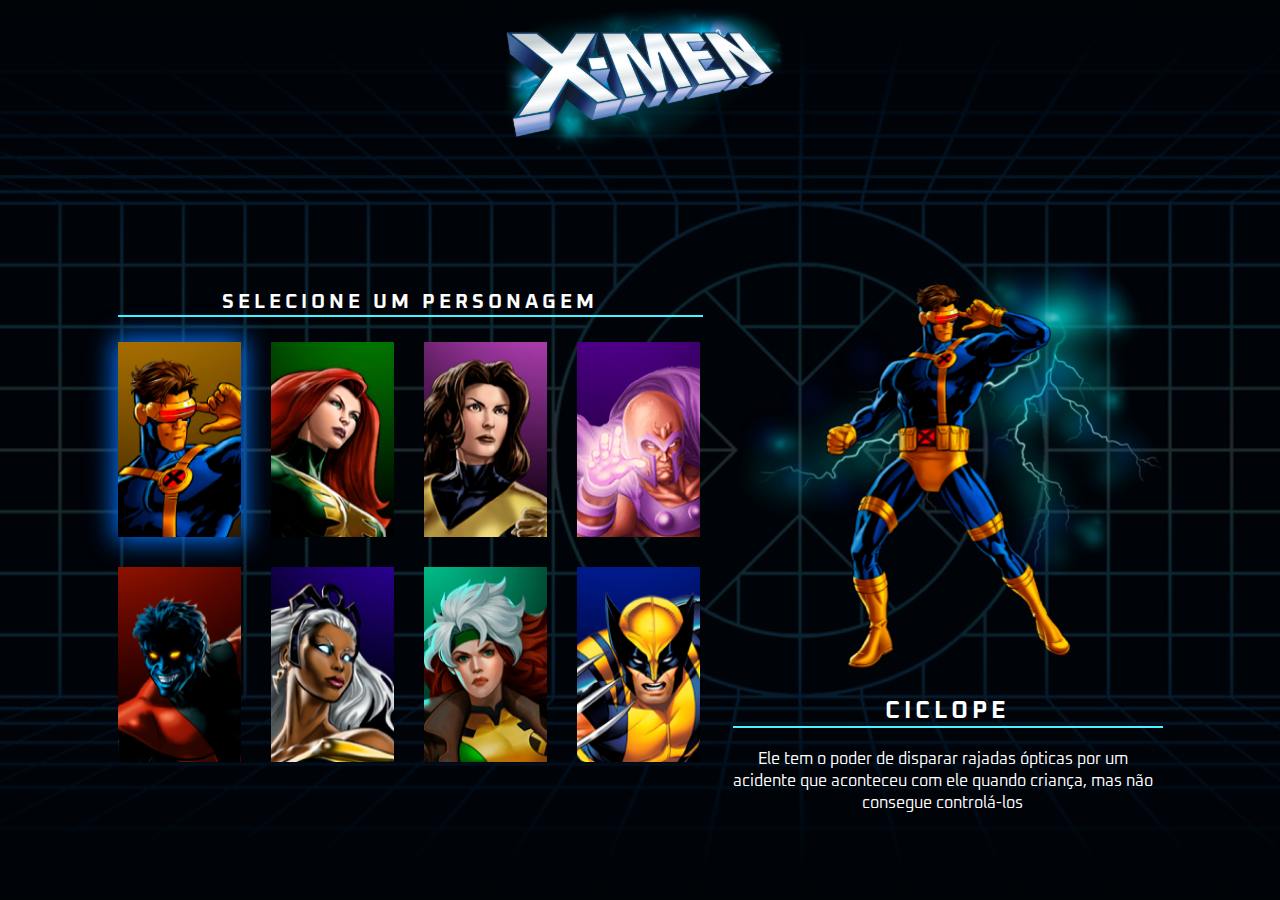
<file: index.html>
<!DOCTYPE html>
<html lang="pt-br">
<head>
    <meta charset="UTF-8">
    <meta name="viewport" content="width=device-width, initial-scale=1.0">
    <title>Projeto X-men</title>

    <link rel="preconnect" href="https://fonts.googleapis.com">
<link rel="preconnect" href="https://fonts.gstatic.com" crossorigin>
<link href="https://fonts.googleapis.com/css2?family=Oxanium:wght@300;400&display=swap" rel="stylesheet">

<link rel="stylesheet" href="./src/css/reset.css">

<link rel="stylesheet" href="./src/css/estilos.css">

<link rel="stylesheet" href="./src/css/responsivo.css">

</head>
<body>
    <header class="cabecalho">
        <img class="logo" src="src/imagens/imagens/logo.svg" alt="Logo X-men">
    </header>

    <main class="selecao-de-personagens">
      
        <section class="Personagens">
            <h1 class="titulo">Selecione um personagem</h1>

            <ul class="lista-de-personagens">
                <li class="personagem selecionado" id="ciclope" data-name="Ciclope" data-description="Ele tem o poder de disparar rajadas ópticas por um acidente que aconteceu com ele quando criança, mas não consegue controlá-los">
                    <img src="src/imagens/imagens/card-ciclope.jpg" alt="Ciclope">
                </li>

                  <li class="personagem" id="jean-grey" data-name="Jean Grey" data-description="Jean Grey é uma mutante nível ômega e o principal avatar da Força Fênix, no qual manifesta poderes cósmicos. A telepatia e telecinese">
                    <img src="src/imagens/imagens/card-jean-grey.jpg" alt="Jean Grey">
                </li>

                  <li class="personagem" id="lince-negra" data-name="Lince Negra" data-description="Ela tem o poder de atravessar matéria sólida,campos de energia,rajadas ópticas, continuando intacta,e também tem o poder de andar no ar">
                    <img src="src/imagens/imagens/card-lince-negra.jpg" alt="Lince Negra">
                </li>

                  <li class="personagem" id="magneto" data-name="Magneto" data-description="Ele tem o poder de magnetocinese, ou seja, controlar objetos de metal e criar campos magnéticos">
                    <img src="src/imagens/imagens/card-magneto.jpg" alt="Magneto">
                </li>

                  <li class="personagem" id="noturno" data-name="Noturno" data-description="Ele é um mutante que nasceu com cauda, orelhas pontudas e com o poder de se Teletransportar">
                    <img src="src/imagens/imagens/card-noturno.jpg" alt="Noturno">
                </li>

                  <li class="personagem" id="tempestade" data-name="Tempestade" data-description="Tem o poder de controlar as forças da natureza, muito poderosa ela pode produzir raios, chuvas, gelos, ventos, neblina, entre outros efeitos">
                    <img src="src/imagens/imagens/card-tempestade.jpg" alt="Tempestade">
                </li>

                  <li class="personagem" id="vampira" data-name="Vampira" data-description="Ela tem o poder de absorver a vitalidade e memória das pessoas que toca ou no caso dos mutantes os poderes e a memória, mas só temporariamente">
                    <img src="src/imagens/imagens/card-vampira.jpg" alt="Vampira">
                </li>
                
                <li class="personagem" id="wolverine" data-name="Wolverine" data-description="Poderes. Garras Metálicas. Fator de Cura Regenerativo, Super Agilidade.">
                    <img src="src/imagens/imagens/card-wolverine.jpg" alt="Wolverine">
                </li>
            </ul>

        </section>
        <section class="personagem-selecionado">
            <img class="personagem-grande" src="src/imagens/imagens/card-ciclope.png" alt="Personagem Selecionado">
            <h2 class="nome-do-personagem" id="nome-personagem">Ciclope</h2>
            <p class="descricao-de-personagem" id="descricao-personagem">
              Ele tem o poder de disparar rajadas ópticas por um acidente que aconteceu com ele quando criança, mas não consegue controlá-los
            </p>

        </section>
    </main>
    <script src="./src/js/index.js"></script>
</body>
</html>
</file>
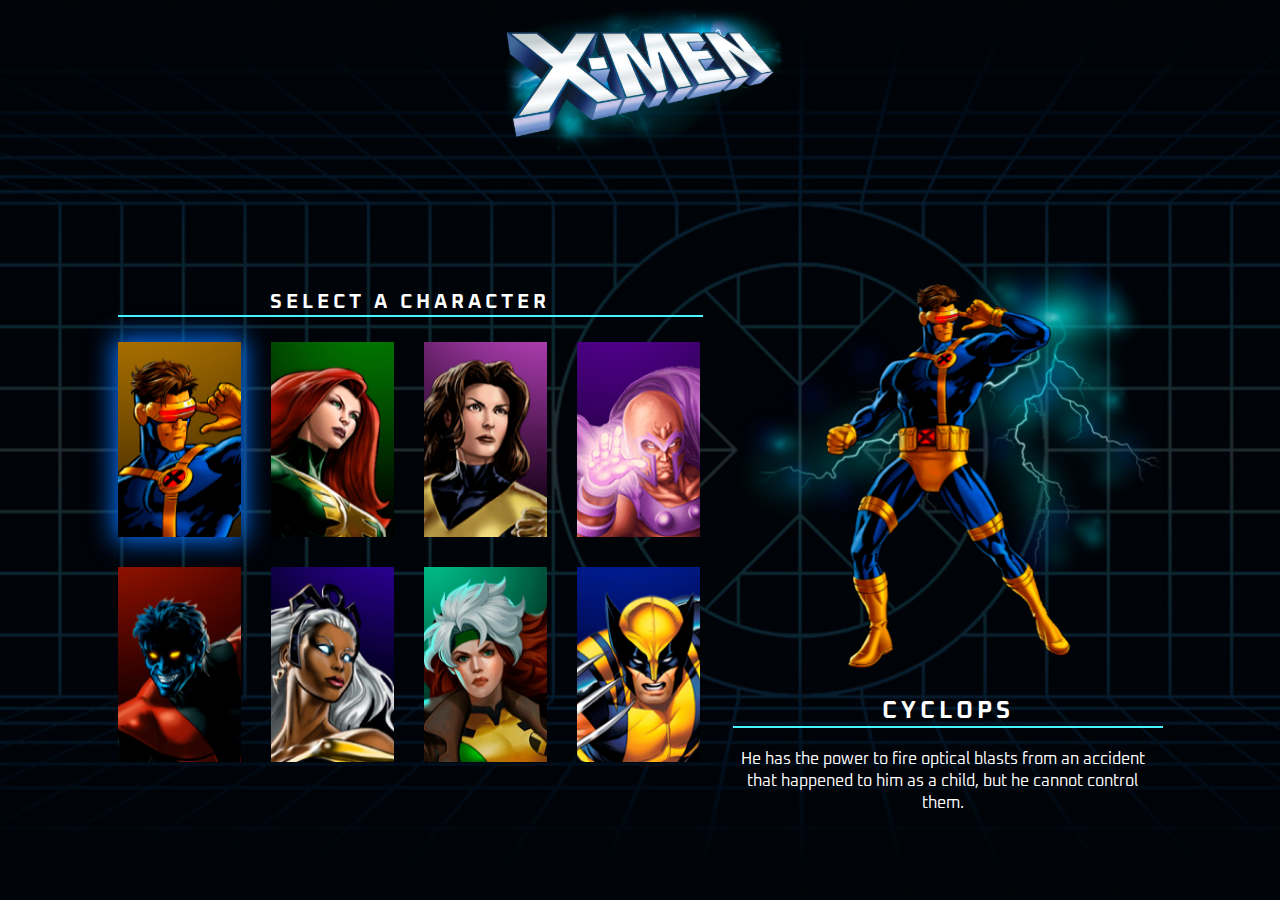
<file: ProjetoX-Men-main/ProjectX-Men/index.html>
<!DOCTYPE html>
<html lang="pt-br">
<head>
    <meta charset="UTF-8">
    <meta name="viewport" content="width=device-width, initial-scale=1.0">
    <title>Projeto X-men</title>

    <link rel="preconnect" href="https://fonts.googleapis.com">
<link rel="preconnect" href="https://fonts.gstatic.com" crossorigin>
<link href="https://fonts.googleapis.com/css2?family=Oxanium:wght@300;400&display=swap" rel="stylesheet">

<link rel="stylesheet" href="./src/css/reset.css">

<link rel="stylesheet" href="./src/css/estilos.css">

<link rel="stylesheet" href="./src/css/responsivo.css">

</head>
<body>
    <header class="cabecalho">
        <img class="logo" src="src/imagens/imagens/logo.svg" alt="Logo X-men">
    </header>

    <main class="selecao-de-personagens">
      
        <section class="Personagens">
            <h1 class="titulo">Select a Character</h1>

            <ul class="lista-de-personagens">
                <li class="personagem selecionado" id="ciclope" data-name="Cyclops" data-description="He has the power to fire optical blasts from an accident that happened to him as a child, but he cannot control them.">
                    <img src="src/imagens/imagens/card-ciclope.jpg" alt="Cyclops">
                </li>

                  <li class="personagem" id="jean-grey" data-name="Jean Grey" data-description="Jean Gray is an omega-level mutant and the main avatar of the Phoenix Force, in which she manifests cosmic powers. Telepathy and telekinesis">
                    <img src="src/imagens/imagens/card-jean-grey.jpg" alt="Jean Grey">
                </li>

                  <li class="personagem" id="lince-negra" data-name="Shadowcat" data-description="She has the power to pass through solid matter, energy fields, optical blasts, remaining intact, and also has the power to walk on air.">
                    <img src="src/imagens/imagens/card-lince-negra.jpg" alt="Shadowcat">
                </li>

                  <li class="personagem" id="magneto" data-name="Magneto" data-description="He has the power of magnetokinesis, that is, controlling metal objects and creating magnetic fields.">
                    <img src="src/imagens/imagens/card-magneto.jpg" alt="Magneto">
                </li>

                  <li class="personagem" id="noturno" data-name="Nightcrawler" data-description="He is a mutant who was born with a tail, pointy ears and the power to teleport.">
                    <img src="src/imagens/imagens/card-noturno.jpg" alt="Nightcrawler">
                </li>

                  <li class="personagem" id="tempestade" data-name="Storm" data-description="It has the power to control the forces of nature, very powerful it can produce lightning, rain, ice, wind, fog, among other effects">
                    <img src="src/imagens/imagens/card-tempestade.jpg" alt="Storm">
                </li>

                  <li class="personagem" id="vampira" data-name="Rogue" data-description="She has the power to absorb the vitality and memory of the people she touches or in the case of mutants, the powers and memory, but only temporarily.">
                    <img src="src/imagens/imagens/card-vampira.jpg" alt="Rogue">
                </li>
                
                <li class="personagem" id="wolverine" data-name="Wolverine" data-description="Powers. Metal claws. Regenerative Healing Factor, Super Agility.">
                    <img src="src/imagens/imagens/card-wolverine.jpg" alt="Wolverine">
                </li>
            </ul>

        </section>
        <section class="personagem-selecionado">
            <img class="personagem-grande" src="src/imagens/imagens/card-ciclope.png" alt="Selected Caracter">
            <h2 class="nome-do-personagem" id="nome-personagem">Cyclops</h2>
            <p class="descricao-de-personagem" id="descricao-personagem">
              He has the power to fire optical blasts from an accident that happened to him as a child, but he cannot control them.
            </p>

        </section>
    </main>
    <script src="./src/js/index.js"></script>
</body>
</html>
</file>
<file: src/css/estilos.css>
body{
    font-family: "Oxanium", cursive;
    background-color: #000;
    color: #fff;
}

body::before{
    content: "";
    background-image: 
    url(../imagens/imagens/bg-desktop.jpg);
    background-repeat: no-repeat;
    background-size: cover;
    background-color: center;
    width: 100%;
    height: 100%;
    position: absolute;
    z-index: -1;
    opacity: 0.2;
}

.cabecalho{
    display: flex;
    justify-content: center;
}
.selecao-de-personagens{
    display: flex;
    align-items: center;
    gap: 30px;
    min-height: calc(100vh - 152px);
    justify-content: center;
}
.selecao-de-personagens .lista-de-personagens{
    display: flex;
    flex-wrap: wrap;
    gap: 30px;
}
.selecao-de-personagens .Personagens{
    display: flex;
    flex-direction: column;
    align-items: center;
    max-width: 585px;
    gap: 25px;

}

.selecao-de-personagens .Personagens .titulo {
    font-size: 20px;
    letter-spacing: 4px;
    text-transform: uppercase;
    border-bottom: 2px solid #47f4ff;
    width: 100%;
    text-align: center;
}

.lista-de-personagens .personagem img{
    width: 100%;
    height: 100%;
}

.lista-de-personagens .personagem.selecionado {
    box-shadow: 0px 0px 24px 4px #0271f7;
}

.personagem-selecionado {
    text-align: center;
    max-height: 530px;
}

.personagem-selecionado .personagem-grande {
    width: 430px;
    height: 430px;
}

.personagem-selecionado .nome-do-personagem {
    border-bottom: 2px solid #47f4ff;
    letter-spacing: 4px;
    text-transform: uppercase;
}
.personagem-selecionado .descricao-de-personagem {
    font-size: 16px;
    line-height: 22px;
    text-align: center;
    margin-top: 20px;
    width: 420px;
}
</file>
<file: src/css/responsivo.css>
@media (max-width: 1120px){
    .cabecalho .logo {
        max-width: 190px;
    }

    .selecao-de-personagens{
        flex-direction: column-reverse;
        max-width: 430px;
        margin: 0 auto;
    }

    .selecao-de-personagens .personagens{
        margin-top: 37px;
    }
    
    .selecao-de-personagens .personagens .titulo{
        font-size: 15px;
    }

    .selecao-de-personagens .lista-de-personagens{
        gap: 9px
    }

    .selecao-de-personagens .personagem img{
        width: 80px;
    }

    .personagem-selecionado .personagem-grande {
        width: 350px;
        height: 350px;
    }

    .personagem-selecionado .descricao-de-personagem{
        width: 80%;
        font-size: 16px;
        margin: 20px auto;
    }
}
</file>
<file: ProjetoX-Men-main/ProjectX-Men/src/css/estilos.css>
body{
    font-family: "Oxanium", cursive;
    background-color: #000;
    color: #fff;
}

body::before{
    content: "";
    background-image: 
    url(../imagens/imagens/bg-desktop.jpg);
    background-repeat: no-repeat;
    background-size: cover;
    background-color: center;
    width: 100%;
    height: 100%;
    position: absolute;
    z-index: -1;
    opacity: 0.2;
}

.cabecalho{
    display: flex;
    justify-content: center;
}
.selecao-de-personagens{
    display: flex;
    align-items: center;
    gap: 30px;
    min-height: calc(100vh - 152px);
    justify-content: center;
}
.selecao-de-personagens .lista-de-personagens{
    display: flex;
    flex-wrap: wrap;
    gap: 30px;
}
.selecao-de-personagens .Personagens{
    display: flex;
    flex-direction: column;
    align-items: center;
    max-width: 585px;
    gap: 25px;

}

.selecao-de-personagens .Personagens .titulo {
    font-size: 20px;
    letter-spacing: 4px;
    text-transform: uppercase;
    border-bottom: 2px solid #47f4ff;
    width: 100%;
    text-align: center;
}

.lista-de-personagens .personagem img{
    width: 100%;
    height: 100%;
}

.lista-de-personagens .personagem.selecionado {
    box-shadow: 0px 0px 24px 4px #0271f7;
}

.personagem-selecionado {
    text-align: center;
    max-height: 530px;
}

.personagem-selecionado .personagem-grande {
    width: 430px;
    height: 430px;
}

.personagem-selecionado .nome-do-personagem {
    border-bottom: 2px solid #47f4ff;
    letter-spacing: 4px;
    text-transform: uppercase;
}
.personagem-selecionado .descricao-de-personagem {
    font-size: 16px;
    line-height: 22px;
    text-align: center;
    margin-top: 20px;
    width: 420px;
}
</file>
<file: ProjetoX-Men-main/ProjectX-Men/src/css/responsivo.css>
@media (max-width: 1120px){
    .cabecalho .logo {
        max-width: 190px;
    }

    .selecao-de-personagens{
        flex-direction: column-reverse;
        max-width: 430px;
        margin: 0 auto;
    }

    .selecao-de-personagens .personagens{
        margin-top: 37px;
    }
    
    .selecao-de-personagens .personagens .titulo{
        font-size: 15px;
    }

    .selecao-de-personagens .lista-de-personagens{
        gap: 9px
    }

    .selecao-de-personagens .personagem img{
        width: 80px;
    }

    .personagem-selecionado .personagem-grande {
        width: 350px;
        height: 350px;
    }

    .personagem-selecionado .descricao-de-personagem{
        width: 80%;
        font-size: 16px;
        margin: 20px auto;
    }
}
</file>
